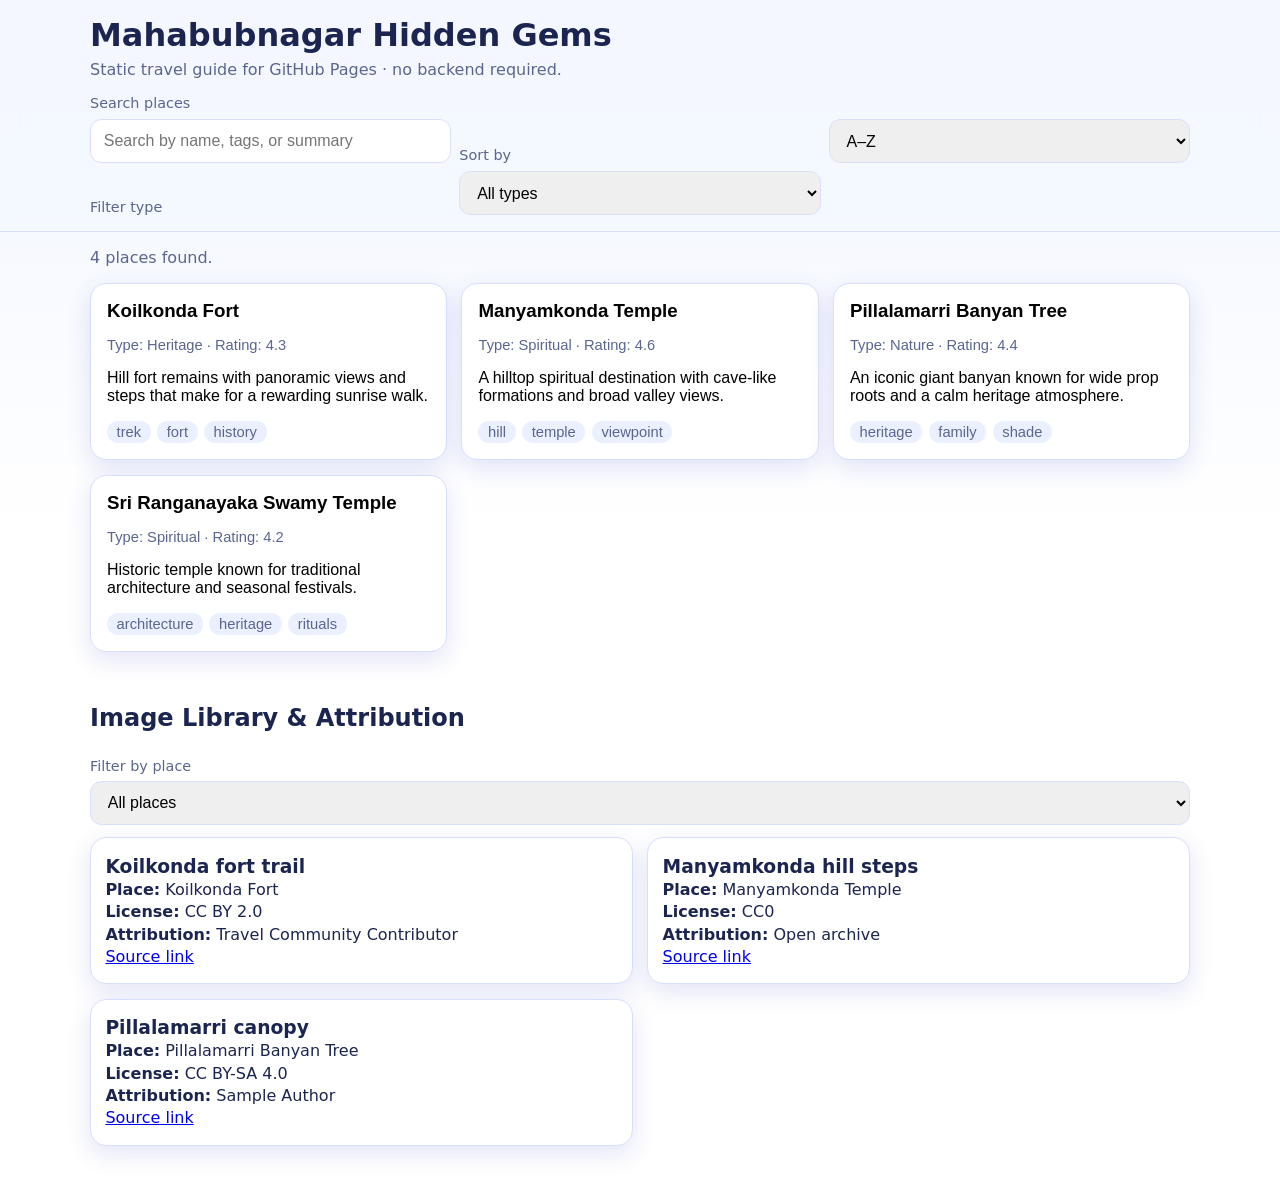
<file: Index.html>
<!doctype html>
<html lang="en">
  <head>
    <meta charset="UTF-8" />
    <meta name="viewport" content="width=device-width, initial-scale=1" />
    <title>Mahabubnagar Hidden Gems</title>
    <meta
      name="description"
      content="Explore Mahabubnagar hidden gems with search, filters, map links, image licenses, and offline support."
    />
    <meta property="og:title" content="Mahabubnagar Hidden Gems" />
    <meta
      property="og:description"
      content="A modern static travel guide with discoverable places, image attribution, and offline support."
    />
    <meta property="og:type" content="website" />
    <meta property="og:url" content="https://example.github.io/Mahabubnagar-Hidden-Gems/" />
    <meta
      property="og:image"
      content="https://example.github.io/Mahabubnagar-Hidden-Gems/assets/images/og-cover.svg"
    />
    <meta name="twitter:card" content="summary_large_image" />
    <meta name="twitter:title" content="Mahabubnagar Hidden Gems" />
    <meta
      name="twitter:description"
      content="Find scenic, heritage, and spiritual places with offline-ready static pages."
    />
    <meta
      name="twitter:image"
      content="https://example.github.io/Mahabubnagar-Hidden-Gems/assets/images/og-cover.svg"
    />
    <link rel="icon" href="./favicon.ico" sizes="any" />
    <link rel="manifest" href="./manifest.webmanifest" />
    <link rel="stylesheet" href="./css/styles.css" />
  </head>
  <body>
    <a class="skip-link" href="#main-content">Skip to content</a>

    <header class="topbar">
      <div class="container">
        <h1>Mahabubnagar Hidden Gems</h1>
        <p class="subtitle">Static travel guide for GitHub Pages · no backend required.</p>

        <section class="controls" aria-label="Search and sort places">
          <label class="search-label" for="search-input">Search places</label>
          <input
            id="search-input"
            type="search"
            placeholder="Search by name, tags, or summary"
            autocomplete="off"
          />

          <label for="sort-select">Sort by</label>
          <select id="sort-select">
            <option value="az">A–Z</option>
            <option value="rating">Rating (high → low)</option>
            <option value="type">Type</option>
          </select>

          <label for="type-filter">Filter type</label>
          <select id="type-filter">
            <option value="all">All types</option>
          </select>
        </section>
      </div>
    </header>

    <main id="main-content" class="container">
      <p id="status" class="status" role="status" aria-live="polite">Loading places…</p>
      <section id="cards" class="grid" aria-label="Place cards"></section>

      <section id="image-library" aria-labelledby="image-library-title">
        <div class="image-library-header">
          <h2 id="image-library-title">Image Library & Attribution</h2>
          <label for="image-place-filter">Filter by place</label>
          <select id="image-place-filter">
            <option value="all">All places</option>
          </select>
        </div>
        <div id="image-library-list" class="image-grid"></div>
      </section>
    </main>

    <dialog id="place-modal" aria-labelledby="modal-title">
      <article class="modal-shell">
        <button class="close" id="modal-close" aria-label="Close place details">✕</button>
        <h2 id="modal-title"></h2>
        <p id="modal-summary"></p>
        <ul id="modal-tags" class="tag-list"></ul>
        <p id="modal-rating"></p>
        <div class="modal-actions">
          <a id="modal-map-link" class="button-link" target="_blank" rel="noopener noreferrer">Open in Google Maps</a>
        </div>
      </article>
    </dialog>

    <script src="./js/app.js" defer></script>
  </body>
</html>
</file>
<file: css/styles.css>
:root {
  --bg: #f4f8ff;
  --surface: #ffffff;
  --text: #1b2550;
  --muted: #5a668f;
  --primary: #4257f5;
  --border: #d8dffd;
  --shadow: 0 8px 24px rgba(47, 66, 184, 0.14);
}

* {
  box-sizing: border-box;
}

body {
  margin: 0;
  font-family: Inter, system-ui, -apple-system, Segoe UI, sans-serif;
  color: var(--text);
  background: linear-gradient(180deg, #eff4ff, #ffffff 45%);
}

.container {
  width: min(1100px, 92vw);
  margin: 0 auto;
}

.skip-link {
  position: absolute;
  left: -999px;
}

.skip-link:focus {
  left: 1rem;
  top: 1rem;
  background: #fff;
  padding: 0.5rem;
}

.topbar {
  position: sticky;
  top: 0;
  z-index: 4;
  background: rgba(244, 248, 255, 0.9);
  backdrop-filter: blur(8px);
  border-bottom: 1px solid var(--border);
  padding: 1rem 0;
}

h1 {
  margin: 0;
  font-size: clamp(1.3rem, 4vw, 2rem);
}

.subtitle {
  margin-top: 0.4rem;
  color: var(--muted);
}

.controls {
  margin-top: 1rem;
  display: grid;
  grid-template-columns: 1fr;
  gap: 0.5rem;
}

input,
select,
button,
.button-link {
  min-height: 44px;
  border: 1px solid var(--border);
  border-radius: 0.7rem;
  padding: 0.6rem 0.8rem;
  font-size: 1rem;
}

label {
  font-size: 0.9rem;
  color: var(--muted);
}

main {
  padding-block: 1rem 2.5rem;
}

.status {
  margin-top: 0;
  color: var(--muted);
}

.grid,
.image-grid {
  display: grid;
  grid-template-columns: 1fr;
  gap: 0.9rem;
}

.card,
.image-card {
  background: var(--surface);
  border: 1px solid var(--border);
  border-radius: 1rem;
  box-shadow: var(--shadow);
}

.card {
  text-align: left;
  padding: 1rem;
  cursor: pointer;
}

.card h3 {
  margin: 0;
}

.meta,
.tags {
  color: var(--muted);
  font-size: 0.92rem;
}

.tags {
  display: flex;
  flex-wrap: wrap;
  gap: 0.4rem;
}

.tag {
  background: #eaf0ff;
  border-radius: 999px;
  padding: 0.2rem 0.6rem;
}

#image-library {
  margin-top: 2rem;
}

.image-library-header {
  display: flex;
  flex-direction: column;
  gap: 0.4rem;
  margin-bottom: 0.8rem;
}

.image-card {
  padding: 0.9rem;
}

.image-card h3,
.image-card p {
  margin: 0.2rem 0;
}

dialog {
  width: min(680px, 94vw);
  border: 0;
  border-radius: 1rem;
  padding: 0;
}

dialog::backdrop {
  background: rgba(10, 19, 58, 0.6);
}

.modal-shell {
  position: relative;
  padding: 1rem;
}

.close {
  position: absolute;
  right: 0.8rem;
  top: 0.8rem;
}

.modal-actions {
  margin-top: 1rem;
}

.button-link {
  display: inline-flex;
  align-items: center;
  text-decoration: none;
  color: #fff;
  background: var(--primary);
}

@media (min-width: 720px) {
  .controls {
    grid-template-columns: repeat(3, minmax(0, 1fr));
    align-items: end;
  }

  .search-label {
    grid-column: 1 / -1;
  }

  .grid {
    grid-template-columns: repeat(2, minmax(0, 1fr));
  }

  .image-grid {
    grid-template-columns: repeat(2, minmax(0, 1fr));
  }
}

@media (min-width: 1024px) {
  .grid {
    grid-template-columns: repeat(3, minmax(0, 1fr));
  }
}
</file>
